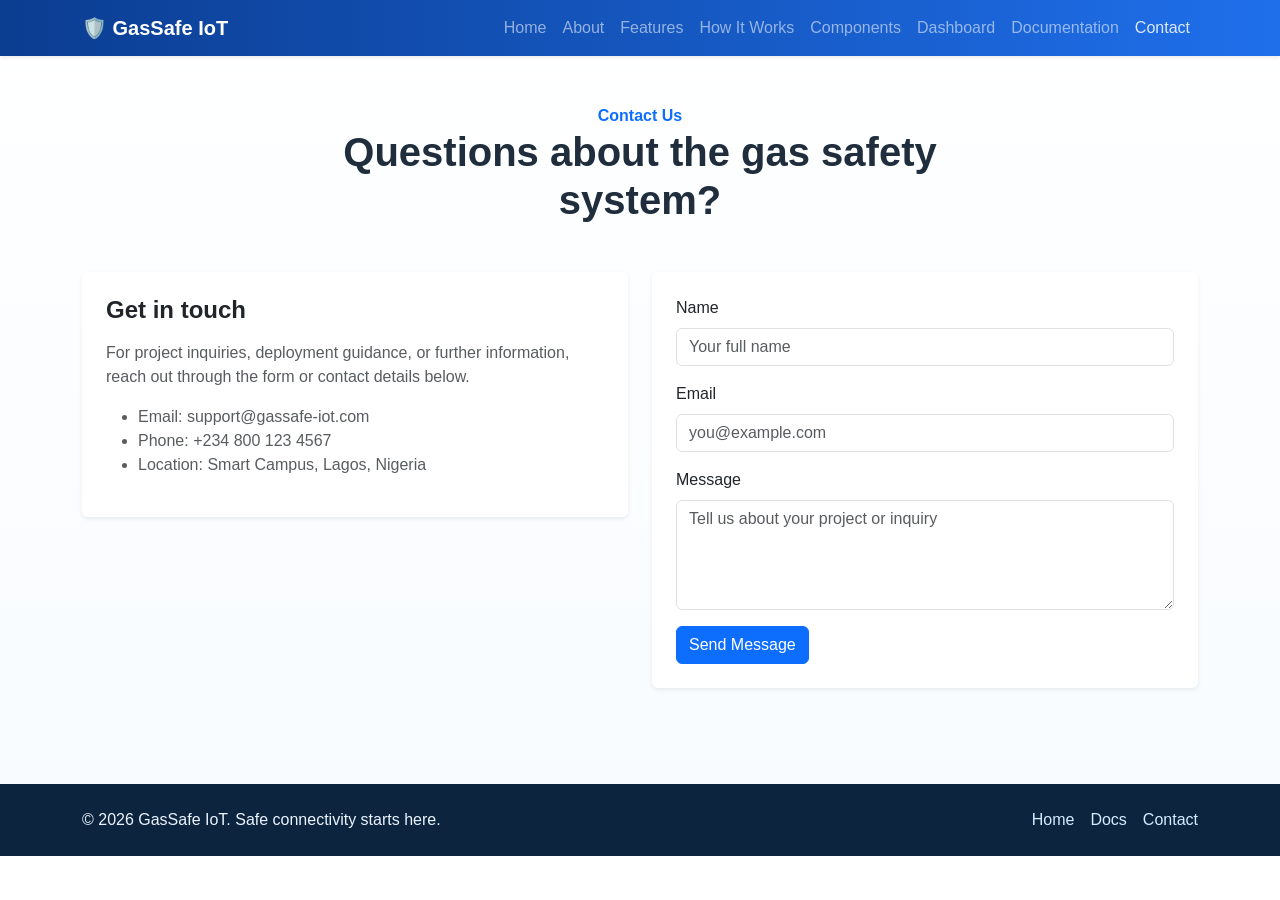
<file: contact.html>
<!DOCTYPE html>
<html lang="en">
  <head>
    <meta charset="UTF-8" />
    <meta name="viewport" content="width=device-width, initial-scale=1.0" />
    <title>Contact | GasSafe IoT</title>
    <link href="https://cdn.jsdelivr.net/npm/bootstrap@5.3.3/dist/css/bootstrap.min.css" rel="stylesheet" />
    <link rel="stylesheet" href="assets/css/style.css" />
  </head>
  <body>
    <nav class="navbar navbar-expand-lg navbar-dark sticky-top shadow-sm">
      <div class="container">
        <a class="navbar-brand fw-bold" href="index.html">🛡️ GasSafe IoT</a>
        <button class="navbar-toggler" type="button" data-bs-toggle="collapse" data-bs-target="#navbarNav"><span class="navbar-toggler-icon"></span></button>
        <div class="collapse navbar-collapse" id="navbarNav">
          <ul class="navbar-nav ms-auto">
            <li class="nav-item"><a class="nav-link" href="index.html">Home</a></li>
            <li class="nav-item"><a class="nav-link" href="about.html">About</a></li>
            <li class="nav-item"><a class="nav-link" href="features.html">Features</a></li>
            <li class="nav-item"><a class="nav-link" href="how-it-works.html">How It Works</a></li>
            <li class="nav-item"><a class="nav-link" href="components.html">Components</a></li>
            <li class="nav-item"><a class="nav-link" href="dashboard.html">Dashboard</a></li>
            <li class="nav-item"><a class="nav-link" href="documentation.html">Documentation</a></li>
            <li class="nav-item"><a class="nav-link active" href="contact.html">Contact</a></li>
          </ul>
        </div>
      </div>
    </nav>

    <main class="container py-5">
      <div class="section-heading text-center mb-5">
        <span class="text-primary fw-bold">Contact Us</span>
        <h1 class="fw-bold">Questions about the gas safety system?</h1>
      </div>
      <div class="row g-4">
        <div class="col-lg-6">
          <div class="card border-0 shadow-sm p-4">
            <h4 class="fw-bold mb-3">Get in touch</h4>
            <p class="text-muted">For project inquiries, deployment guidance, or further information, reach out through the form or contact details below.</p>
            <ul class="text-muted">
              <li>Email: support@gassafe-iot.com</li>
              <li>Phone: +234 800 123 4567</li>
              <li>Location: Smart Campus, Lagos, Nigeria</li>
            </ul>
          </div>
        </div>
        <div class="col-lg-6">
          <div class="card border-0 shadow-sm p-4">
            <form>
              <div class="mb-3">
                <label class="form-label">Name</label>
                <input type="text" class="form-control" placeholder="Your full name" />
              </div>
              <div class="mb-3">
                <label class="form-label">Email</label>
                <input type="email" class="form-control" placeholder="you@example.com" />
              </div>
              <div class="mb-3">
                <label class="form-label">Message</label>
                <textarea class="form-control" rows="4" placeholder="Tell us about your project or inquiry"></textarea>
              </div>
              <button type="submit" class="btn btn-primary">Send Message</button>
            </form>
          </div>
        </div>
      </div>
    </main>

    <footer class="footer mt-5 py-4">
      <div class="container d-flex flex-column flex-md-row justify-content-between align-items-center gap-3">
        <p class="mb-0">© 2026 GasSafe IoT. Safe connectivity starts here.</p>
        <div class="d-flex gap-3">
          <a href="index.html">Home</a>
          <a href="documentation.html">Docs</a>
          <a href="contact.html">Contact</a>
        </div>
      </div>
    </footer>

    <script src="https://cdn.jsdelivr.net/npm/bootstrap@5.3.3/dist/js/bootstrap.bundle.min.js"></script>
    <script src="assets/js/main.js"></script>
  </body>
</html>
</file>
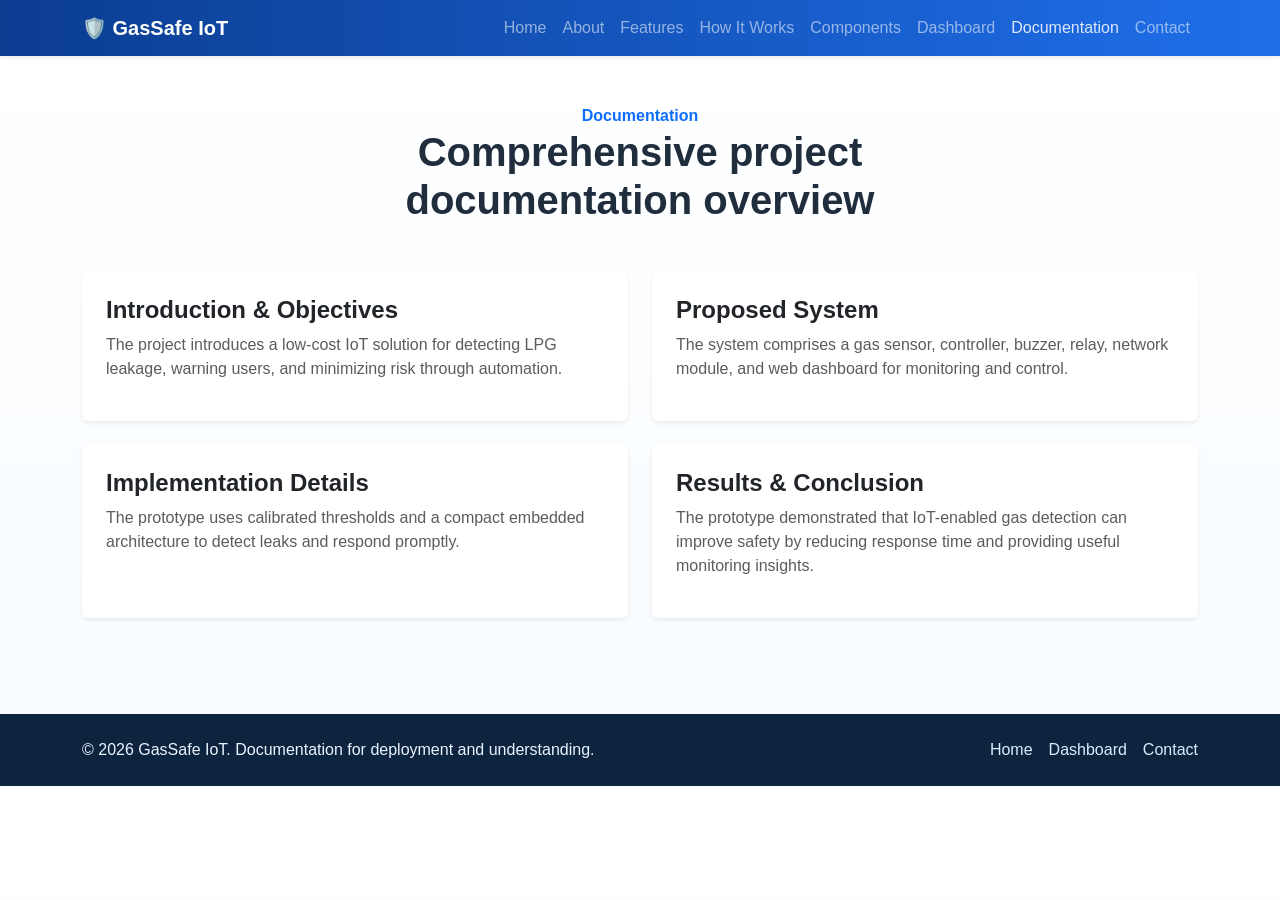
<file: documentation.html>
<!DOCTYPE html>
<html lang="en">
  <head>
    <meta charset="UTF-8" />
    <meta name="viewport" content="width=device-width, initial-scale=1.0" />
    <title>Documentation | GasSafe IoT</title>
    <link href="https://cdn.jsdelivr.net/npm/bootstrap@5.3.3/dist/css/bootstrap.min.css" rel="stylesheet" />
    <link rel="stylesheet" href="assets/css/style.css" />
  </head>
  <body>
    <nav class="navbar navbar-expand-lg navbar-dark sticky-top shadow-sm">
      <div class="container">
        <a class="navbar-brand fw-bold" href="index.html">🛡️ GasSafe IoT</a>
        <button class="navbar-toggler" type="button" data-bs-toggle="collapse" data-bs-target="#navbarNav"><span class="navbar-toggler-icon"></span></button>
        <div class="collapse navbar-collapse" id="navbarNav">
          <ul class="navbar-nav ms-auto">
            <li class="nav-item"><a class="nav-link" href="index.html">Home</a></li>
            <li class="nav-item"><a class="nav-link" href="about.html">About</a></li>
            <li class="nav-item"><a class="nav-link" href="features.html">Features</a></li>
            <li class="nav-item"><a class="nav-link" href="how-it-works.html">How It Works</a></li>
            <li class="nav-item"><a class="nav-link" href="components.html">Components</a></li>
            <li class="nav-item"><a class="nav-link" href="dashboard.html">Dashboard</a></li>
            <li class="nav-item"><a class="nav-link active" href="documentation.html">Documentation</a></li>
            <li class="nav-item"><a class="nav-link" href="contact.html">Contact</a></li>
          </ul>
        </div>
      </div>
    </nav>

    <main class="container py-5">
      <div class="section-heading text-center mb-5">
        <span class="text-primary fw-bold">Documentation</span>
        <h1 class="fw-bold">Comprehensive project documentation overview</h1>
      </div>
      <div class="row g-4">
        <div class="col-lg-6">
          <div class="card border-0 shadow-sm p-4 h-100">
            <h4 class="fw-bold">Introduction & Objectives</h4>
            <p class="text-muted">The project introduces a low-cost IoT solution for detecting LPG leakage, warning users, and minimizing risk through automation.</p>
          </div>
        </div>
        <div class="col-lg-6">
          <div class="card border-0 shadow-sm p-4 h-100">
            <h4 class="fw-bold">Proposed System</h4>
            <p class="text-muted">The system comprises a gas sensor, controller, buzzer, relay, network module, and web dashboard for monitoring and control.</p>
          </div>
        </div>
        <div class="col-lg-6">
          <div class="card border-0 shadow-sm p-4 h-100">
            <h4 class="fw-bold">Implementation Details</h4>
            <p class="text-muted">The prototype uses calibrated thresholds and a compact embedded architecture to detect leaks and respond promptly.</p>
          </div>
        </div>
        <div class="col-lg-6">
          <div class="card border-0 shadow-sm p-4 h-100">
            <h4 class="fw-bold">Results & Conclusion</h4>
            <p class="text-muted">The prototype demonstrated that IoT-enabled gas detection can improve safety by reducing response time and providing useful monitoring insights.</p>
          </div>
        </div>
      </div>
    </main>

    <footer class="footer mt-5 py-4">
      <div class="container d-flex flex-column flex-md-row justify-content-between align-items-center gap-3">
        <p class="mb-0">© 2026 GasSafe IoT. Documentation for deployment and understanding.</p>
        <div class="d-flex gap-3">
          <a href="index.html">Home</a>
          <a href="dashboard.html">Dashboard</a>
          <a href="contact.html">Contact</a>
        </div>
      </div>
    </footer>

    <script src="https://cdn.jsdelivr.net/npm/bootstrap@5.3.3/dist/js/bootstrap.bundle.min.js"></script>
    <script src="assets/js/main.js"></script>
  </body>
</html>
</file>
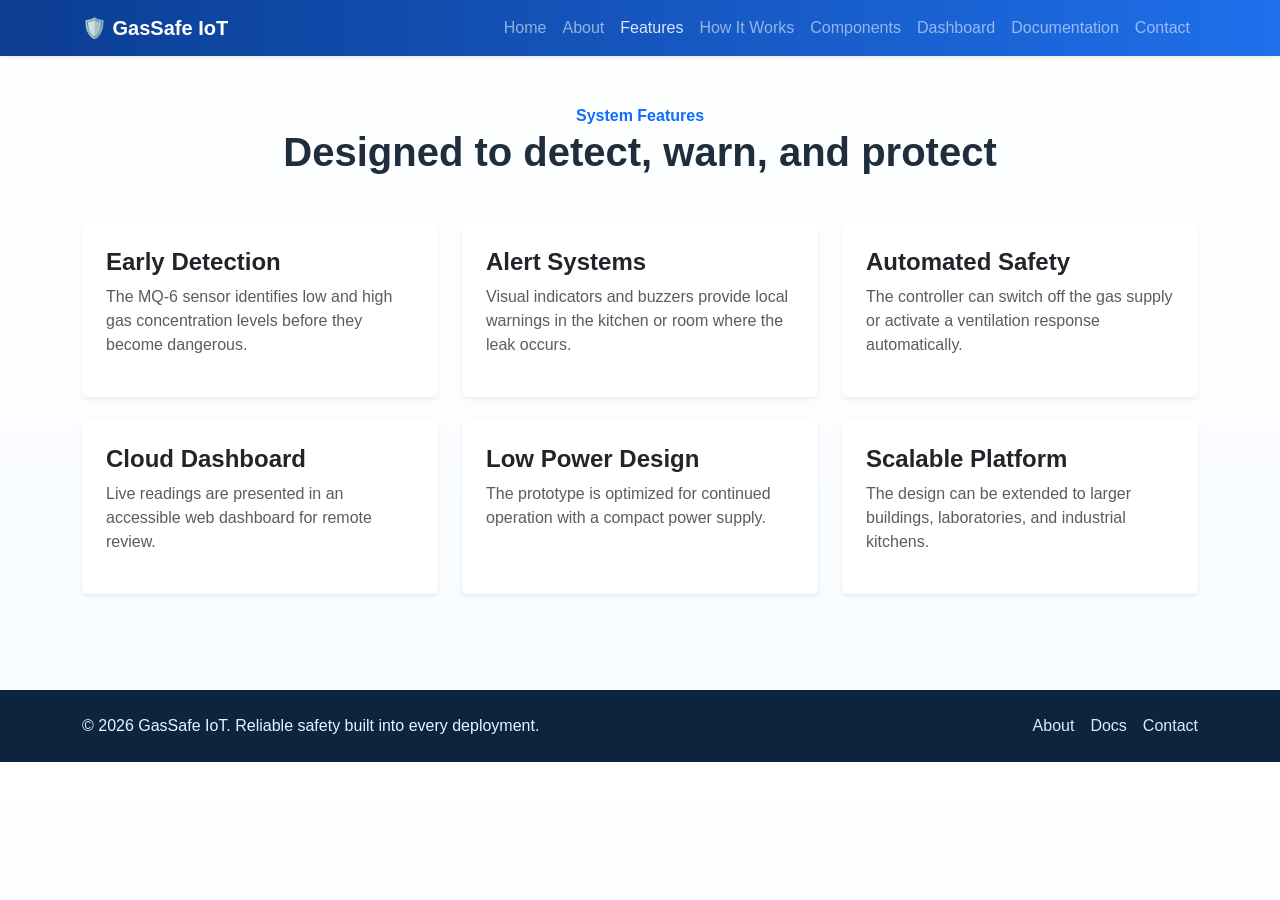
<file: features.html>
<!DOCTYPE html>
<html lang="en">
  <head>
    <meta charset="UTF-8" />
    <meta name="viewport" content="width=device-width, initial-scale=1.0" />
    <title>Features | GasSafe IoT</title>
    <link href="https://cdn.jsdelivr.net/npm/bootstrap@5.3.3/dist/css/bootstrap.min.css" rel="stylesheet" />
    <link rel="stylesheet" href="assets/css/style.css" />
  </head>
  <body>
    <nav class="navbar navbar-expand-lg navbar-dark sticky-top shadow-sm">
      <div class="container">
        <a class="navbar-brand fw-bold" href="index.html">🛡️ GasSafe IoT</a>
        <button class="navbar-toggler" type="button" data-bs-toggle="collapse" data-bs-target="#navbarNav"><span class="navbar-toggler-icon"></span></button>
        <div class="collapse navbar-collapse" id="navbarNav">
          <ul class="navbar-nav ms-auto">
            <li class="nav-item"><a class="nav-link" href="index.html">Home</a></li>
            <li class="nav-item"><a class="nav-link" href="about.html">About</a></li>
            <li class="nav-item"><a class="nav-link active" href="features.html">Features</a></li>
            <li class="nav-item"><a class="nav-link" href="how-it-works.html">How It Works</a></li>
            <li class="nav-item"><a class="nav-link" href="components.html">Components</a></li>
            <li class="nav-item"><a class="nav-link" href="dashboard.html">Dashboard</a></li>
            <li class="nav-item"><a class="nav-link" href="documentation.html">Documentation</a></li>
            <li class="nav-item"><a class="nav-link" href="contact.html">Contact</a></li>
          </ul>
        </div>
      </div>
    </nav>

    <main class="container py-5">
      <div class="section-heading text-center mb-5">
        <span class="text-primary fw-bold">System Features</span>
        <h1 class="fw-bold">Designed to detect, warn, and protect</h1>
      </div>
      <div class="row g-4">
        <div class="col-md-6 col-lg-4">
          <div class="card border-0 shadow-sm p-4 h-100">
            <h4 class="fw-bold">Early Detection</h4>
            <p class="text-muted">The MQ-6 sensor identifies low and high gas concentration levels before they become dangerous.</p>
          </div>
        </div>
        <div class="col-md-6 col-lg-4">
          <div class="card border-0 shadow-sm p-4 h-100">
            <h4 class="fw-bold">Alert Systems</h4>
            <p class="text-muted">Visual indicators and buzzers provide local warnings in the kitchen or room where the leak occurs.</p>
          </div>
        </div>
        <div class="col-md-6 col-lg-4">
          <div class="card border-0 shadow-sm p-4 h-100">
            <h4 class="fw-bold">Automated Safety</h4>
            <p class="text-muted">The controller can switch off the gas supply or activate a ventilation response automatically.</p>
          </div>
        </div>
        <div class="col-md-6 col-lg-4">
          <div class="card border-0 shadow-sm p-4 h-100">
            <h4 class="fw-bold">Cloud Dashboard</h4>
            <p class="text-muted">Live readings are presented in an accessible web dashboard for remote review.</p>
          </div>
        </div>
        <div class="col-md-6 col-lg-4">
          <div class="card border-0 shadow-sm p-4 h-100">
            <h4 class="fw-bold">Low Power Design</h4>
            <p class="text-muted">The prototype is optimized for continued operation with a compact power supply.</p>
          </div>
        </div>
        <div class="col-md-6 col-lg-4">
          <div class="card border-0 shadow-sm p-4 h-100">
            <h4 class="fw-bold">Scalable Platform</h4>
            <p class="text-muted">The design can be extended to larger buildings, laboratories, and industrial kitchens.</p>
          </div>
        </div>
      </div>
    </main>

    <footer class="footer mt-5 py-4">
      <div class="container d-flex flex-column flex-md-row justify-content-between align-items-center gap-3">
        <p class="mb-0">© 2026 GasSafe IoT. Reliable safety built into every deployment.</p>
        <div class="d-flex gap-3">
          <a href="about.html">About</a>
          <a href="documentation.html">Docs</a>
          <a href="contact.html">Contact</a>
        </div>
      </div>
    </footer>

    <script src="https://cdn.jsdelivr.net/npm/bootstrap@5.3.3/dist/js/bootstrap.bundle.min.js"></script>
    <script src="assets/js/main.js"></script>
  </body>
</html>
</file>
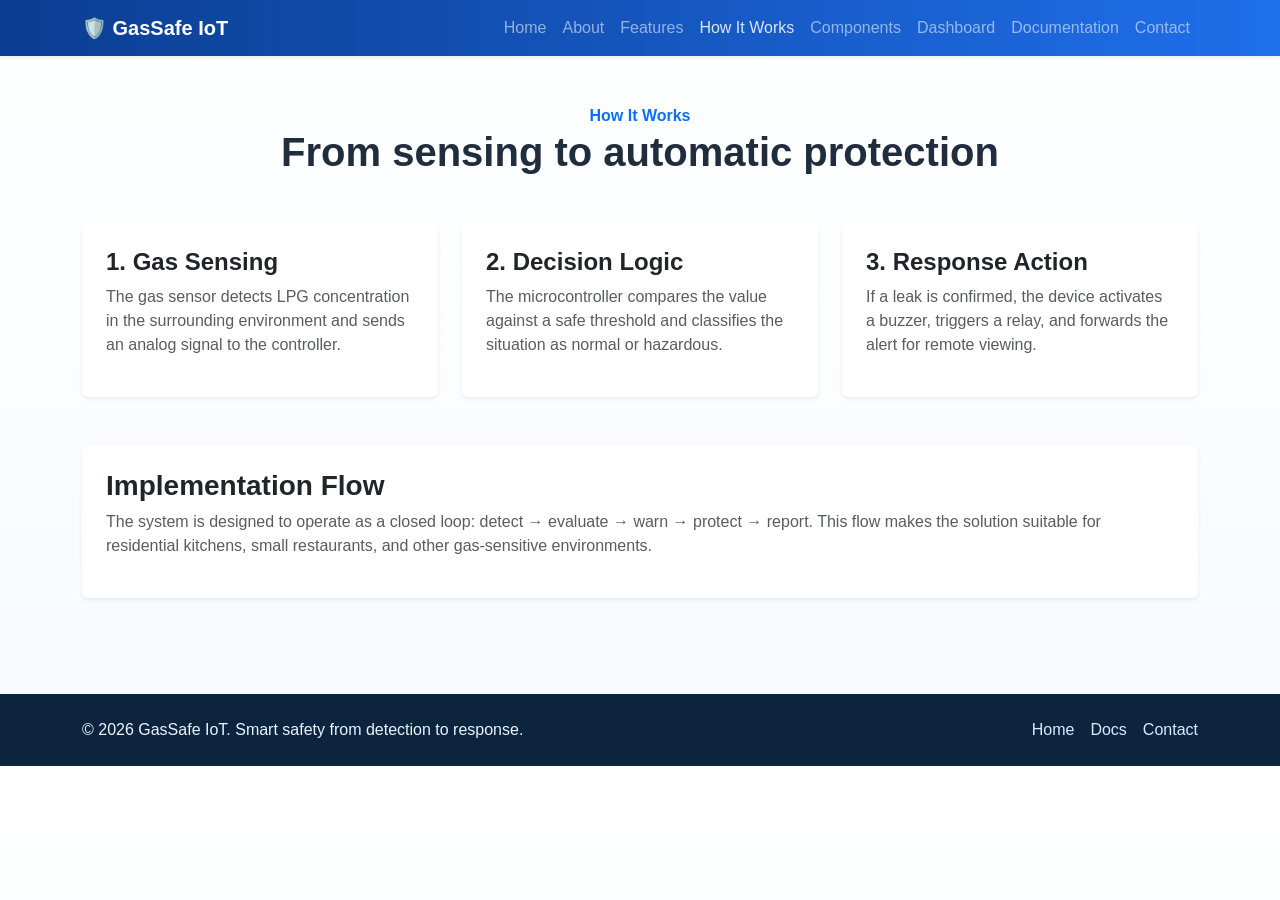
<file: how-it-works.html>
<!DOCTYPE html>
<html lang="en">
  <head>
    <meta charset="UTF-8" />
    <meta name="viewport" content="width=device-width, initial-scale=1.0" />
    <title>How It Works | GasSafe IoT</title>
    <link href="https://cdn.jsdelivr.net/npm/bootstrap@5.3.3/dist/css/bootstrap.min.css" rel="stylesheet" />
    <link rel="stylesheet" href="assets/css/style.css" />
  </head>
  <body>
    <nav class="navbar navbar-expand-lg navbar-dark sticky-top shadow-sm">
      <div class="container">
        <a class="navbar-brand fw-bold" href="index.html">🛡️ GasSafe IoT</a>
        <button class="navbar-toggler" type="button" data-bs-toggle="collapse" data-bs-target="#navbarNav"><span class="navbar-toggler-icon"></span></button>
        <div class="collapse navbar-collapse" id="navbarNav">
          <ul class="navbar-nav ms-auto">
            <li class="nav-item"><a class="nav-link" href="index.html">Home</a></li>
            <li class="nav-item"><a class="nav-link" href="about.html">About</a></li>
            <li class="nav-item"><a class="nav-link" href="features.html">Features</a></li>
            <li class="nav-item"><a class="nav-link active" href="how-it-works.html">How It Works</a></li>
            <li class="nav-item"><a class="nav-link" href="components.html">Components</a></li>
            <li class="nav-item"><a class="nav-link" href="dashboard.html">Dashboard</a></li>
            <li class="nav-item"><a class="nav-link" href="documentation.html">Documentation</a></li>
            <li class="nav-item"><a class="nav-link" href="contact.html">Contact</a></li>
          </ul>
        </div>
      </div>
    </nav>

    <main class="container py-5">
      <div class="section-heading text-center mb-5">
        <span class="text-primary fw-bold">How It Works</span>
        <h1 class="fw-bold">From sensing to automatic protection</h1>
      </div>
      <div class="row g-4">
        <div class="col-lg-4">
          <div class="card border-0 shadow-sm p-4 h-100">
            <h4 class="fw-bold">1. Gas Sensing</h4>
            <p class="text-muted">The gas sensor detects LPG concentration in the surrounding environment and sends an analog signal to the controller.</p>
          </div>
        </div>
        <div class="col-lg-4">
          <div class="card border-0 shadow-sm p-4 h-100">
            <h4 class="fw-bold">2. Decision Logic</h4>
            <p class="text-muted">The microcontroller compares the value against a safe threshold and classifies the situation as normal or hazardous.</p>
          </div>
        </div>
        <div class="col-lg-4">
          <div class="card border-0 shadow-sm p-4 h-100">
            <h4 class="fw-bold">3. Response Action</h4>
            <p class="text-muted">If a leak is confirmed, the device activates a buzzer, triggers a relay, and forwards the alert for remote viewing.</p>
          </div>
        </div>
      </div>
      <div class="mt-5 card border-0 shadow-sm p-4">
        <h3 class="fw-bold">Implementation Flow</h3>
        <p class="text-muted">The system is designed to operate as a closed loop: detect → evaluate → warn → protect → report. This flow makes the solution suitable for residential kitchens, small restaurants, and other gas-sensitive environments.</p>
      </div>
    </main>

    <footer class="footer mt-5 py-4">
      <div class="container d-flex flex-column flex-md-row justify-content-between align-items-center gap-3">
        <p class="mb-0">© 2026 GasSafe IoT. Smart safety from detection to response.</p>
        <div class="d-flex gap-3">
          <a href="index.html">Home</a>
          <a href="documentation.html">Docs</a>
          <a href="contact.html">Contact</a>
        </div>
      </div>
    </footer>

    <script src="https://cdn.jsdelivr.net/npm/bootstrap@5.3.3/dist/js/bootstrap.bundle.min.js"></script>
    <script src="assets/js/main.js"></script>
  </body>
</html>
</file>
<file: assets/css/style.css>
:root {
  --primary: #1f6feb;
  --primary-dark: #0b3d91;
  --accent: #19b37d;
  --bg: #f7fbff;
  --text: #1f2d3d;
}

* {
  box-sizing: border-box;
}

body {
  font-family: 'Segoe UI', Tahoma, Geneva, Verdana, sans-serif;
  color: var(--text);
  background: linear-gradient(180deg, #ffffff 0%, var(--bg) 100%);
  scroll-behavior: smooth;
}

.navbar {
  background: linear-gradient(90deg, var(--primary-dark), var(--primary));
}

.navbar-brand,
.nav-link {
  transition: opacity 0.2s ease;
}

.nav-link:hover,
.nav-link.active {
  opacity: 0.85;
}

.hero-section {
  background: radial-gradient(circle at top right, rgba(25, 179, 125, 0.18), transparent 35%), linear-gradient(120deg, #eef8ff 0%, #f8fffc 100%);
}

.hero-card,
.card,
.info-card,
.feature-card {
  animation: fadeUp 0.7s ease both;
}

.hero-card {
  background: white;
  border: 1px solid rgba(31, 111, 235, 0.12);
}

.mini-stat {
  background: linear-gradient(135deg, #f4faff, #ecfff8);
}

.footer {
  background: #0d243f;
  color: #eaf4ff;
}

.footer a {
  color: #d4eeff;
  text-decoration: none;
}

.feature-icon {
  font-size: 2rem;
}

.section-heading {
  max-width: 720px;
  margin: 0 auto;
}

img {
  object-fit: cover;
  width: 100%;
}

.hero-image,
.about-image,
.component-image {
  height: 220px;
  object-fit: cover;
}

@keyframes fadeUp {
  from {
    opacity: 0;
    transform: translateY(14px);
  }
  to {
    opacity: 1;
    transform: translateY(0);
  }
}
</file>
